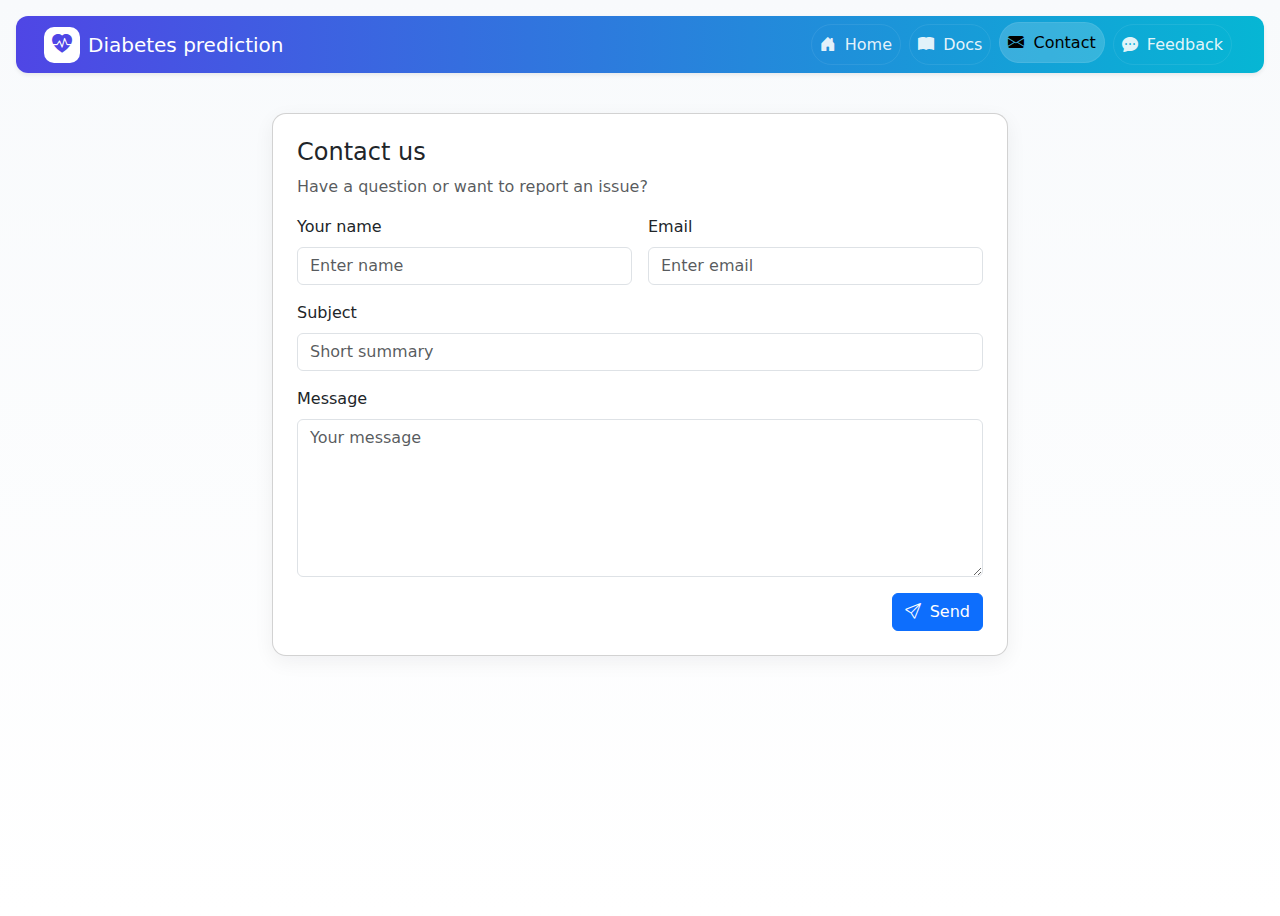
<file: templates/contact.html>
<!doctype html>
<html lang="en">
<head>
<meta charset="utf-8" />
<meta name="viewport" content="width=device-width, initial-scale=1" />
<title>Contact — DiabPredict</title>

<link href="https://cdn.jsdelivr.net/npm/bootstrap@5.3.2/dist/css/bootstrap.min.css" rel="stylesheet">
<link href="https://cdn.jsdelivr.net/npm/bootstrap-icons@1.11.3/font/bootstrap-icons.css" rel="stylesheet">

<style>
:root{
  --nav-grad-1:#4f46e5;
  --nav-grad-2:#06b6d4;
  --card-radius:14px;
}

body{
  background:linear-gradient(180deg,#f8fafc,#ffffff);min-height:100vh;margin:0;
  font-family:system-ui,-apple-system,Segoe UI,Roboto,"Helvetica Neue",Arial;
}

/* Card */
.card{border-radius:var(--card-radius);box-shadow:0 6px 20px rgba(15,23,42,0.06);background:#fff}

/* Navbar */
.navbar-custom{
  background:linear-gradient(90deg,var(--nav-grad-1),var(--nav-grad-2));
  border-radius:12px;padding:.35rem .75rem;
}
.navbar-custom .navbar-brand,.navbar-custom .nav-link{color:#fff; font-weight:500;}
.nav-pills .nav-link{
  border-radius:999px;padding:.45rem .9rem;margin:0 .25rem;
  color:rgba(255,255,255,0.9);border:1px solid rgba(255,255,255,0.08);
  transition:0.2s;
}
.nav-pills .nav-link.active,
.nav-pills .nav-link:hover{
  background:rgba(255,255,255,0.16);
  transform:translateY(-2px);
}

/* Toggler dots */
.toggler-dot{width:10px;height:10px;border-radius:50%;display:inline-block;margin-right:6px}
.toggler-dot.one{background:#fff;opacity:.95}
.toggler-dot.two{background:rgba(255,255,255,0.75)}
.toggler-dot.three{background:rgba(255,255,255,0.55)}
</style>
</head>

<body>

<nav class="navbar navbar-expand-lg navbar-custom shadow-sm my-3 mx-3">
  <div class="container-fluid px-3">

    <a class="navbar-brand d-flex align-items-center gap-2" href="/">
      <span style="width:36px;height:36px;border-radius:10px;background:#fff;display:flex;align-items:center;justify-content:center">
        <i class="bi bi-heart-pulse-fill" style="color:var(--nav-grad-1)"></i>
      </span>
      Diabetes prediction
    </a>

    <button class="navbar-toggler" type="button" data-bs-toggle="collapse" data-bs-target="#navmenu">
      <span class="toggler-dot one"></span>
      <span class="toggler-dot two"></span>
      <span class="toggler-dot three"></span>
    </button>

    <div class="collapse navbar-collapse" id="navmenu">
      <ul class="navbar-nav ms-auto align-items-center nav-pills">
        <li class="nav-item"><a class="nav-link" href="/"><i class="bi bi-house-door-fill me-1"></i> Home</a></li>
        <li class="nav-item"><a class="nav-link" href="/docs"><i class="bi bi-book-fill me-1"></i> Docs</a></li>
        <li class="nav-item"><a class="nav-link active" href="/contact"><i class="bi bi-envelope-fill me-1"></i> Contact</a></li>
        <li class="nav-item"><a class="nav-link" href="/feedback"><i class="bi bi-chat-dots-fill me-1"></i> Feedback</a></li>
      </ul>
    </div>

  </div>
</nav>

<main class="container py-4">
  <div class="row justify-content-center">
    <div class="col-lg-8">
      <div class="card p-4">

        <h4>Contact us</h4>
        <p class="text-muted">Have a question or want to report an issue?</p>

        <form class="row g-3">

          <div class="col-md-6">
            <label class="form-label">Your name</label>
            <input type="text" class="form-control" placeholder="Enter name" required>
          </div>

          <div class="col-md-6">
            <label class="form-label">Email</label>
            <input type="email" class="form-control" placeholder="Enter email" required>
          </div>

          <div class="col-12">
            <label class="form-label">Subject</label>
            <input type="text" class="form-control" placeholder="Short summary" required>
          </div>

          <div class="col-12">
            <label class="form-label">Message</label>
            <textarea class="form-control" rows="6" placeholder="Your message" required></textarea>
          </div>

          <div class="col-12 d-flex justify-content-end">
            <button class="btn btn-primary"><i class="bi bi-send me-1"></i> Send</button>
          </div>

        </form>

      </div>
    </div>
  </div>
</main>

<script src="https://cdn.jsdelivr.net/npm/bootstrap@5.3.2/dist/js/bootstrap.bundle.min.js"></script>
</body>
</html>
</file>
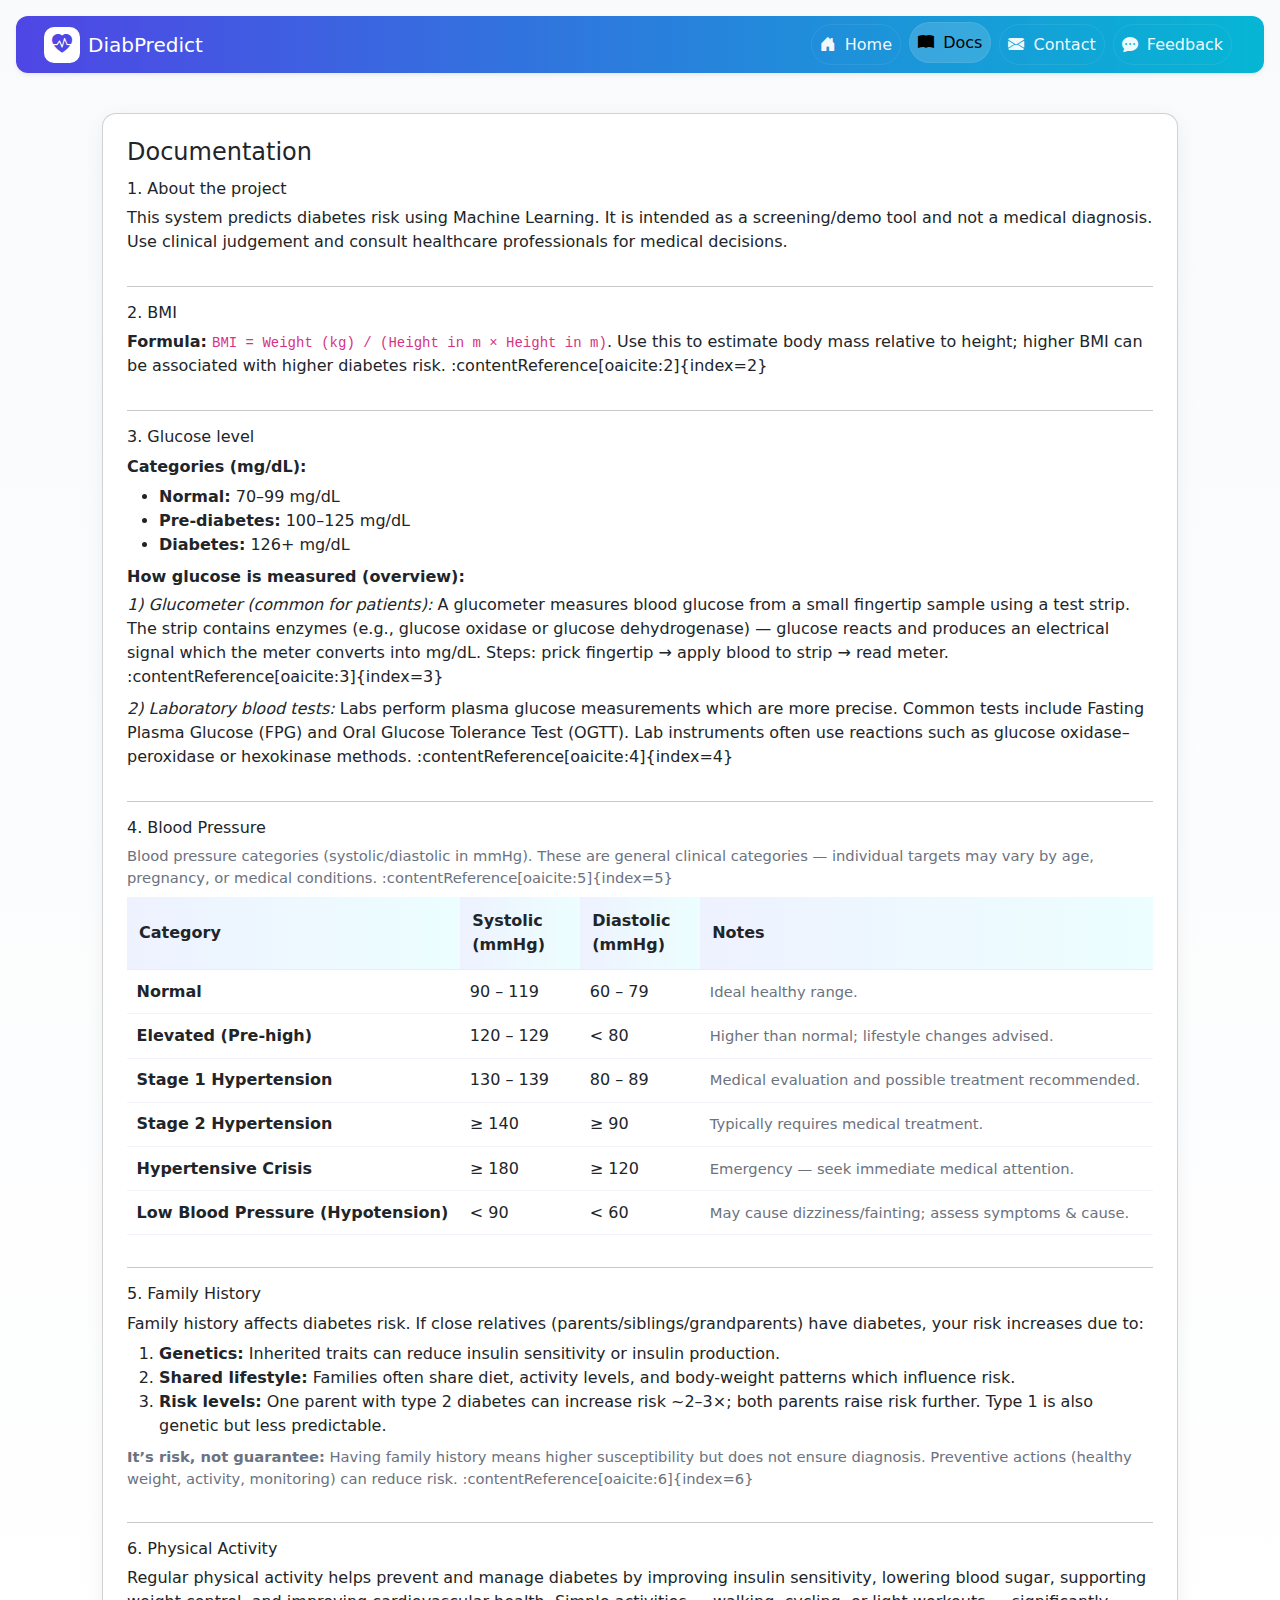
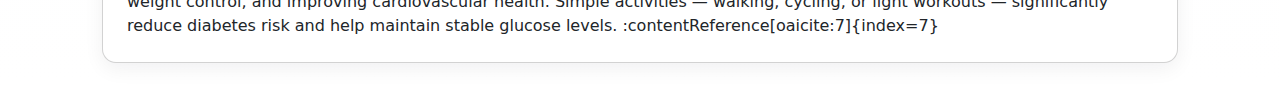
<file: templates/docs.html>
<!doctype html>
<html lang="en">
<head>
  <meta charset="utf-8" />
  <meta name="viewport" content="width=device-width, initial-scale=1" />
  <title>Documentation — DiabPredict</title>

  <link href="https://cdn.jsdelivr.net/npm/bootstrap@5.3.2/dist/css/bootstrap.min.css" rel="stylesheet">
  <link href="https://cdn.jsdelivr.net/npm/bootstrap-icons@1.11.3/font/bootstrap-icons.css" rel="stylesheet">

  <style>
    :root{
      --nav-grad-1:#4f46e5;
      --nav-grad-2:#06b6d4;
      --card-radius:14px;
      --muted:#6b7280;
    }

    /* page */
    body{
      background:linear-gradient(180deg,#f8fafc,#ffffff);
      min-height:100vh;
      margin:0;
      font-family:system-ui,-apple-system,Segoe UI,Roboto,"Helvetica Neue",Arial;
      color:#0f172a;
    }
    .container{max-width:1100px}

    /* navbar */
    .navbar-custom{
      background:linear-gradient(90deg,var(--nav-grad-1),var(--nav-grad-2));
      border-radius:12px;
      padding:.35rem .75rem;
    }
    .navbar-custom .navbar-brand,.navbar-custom .nav-link{color:#fff;font-weight:500;}
    .nav-pills .nav-link{
      border-radius:999px;padding:.45rem .9rem;margin:0 .25rem;
      color:rgba(255,255,255,0.95);border:1px solid rgba(255,255,255,0.08);
      transition:all .18s ease-in-out;
    }
    .nav-pills .nav-link.active,.nav-pills .nav-link:hover{
      background:rgba(255,255,255,0.14);transform:translateY(-2px);
    }
    .toggler-dot{width:10px;height:10px;border-radius:50%;display:inline-block;margin-right:6px}
    .toggler-dot.one{background:#fff;opacity:.95}
    .toggler-dot.two{background:rgba(255,255,255,0.75)}
    .toggler-dot.three{background:rgba(255,255,255,0.55)}

    /* card */
    .card{border-radius:var(--card-radius);box-shadow:0 6px 20px rgba(15,23,42,0.06);background:#fff}

    /* code / pre */
    pre{background:#0b1220;color:#e6eef9;padding:1rem;border-radius:10px;overflow:auto}

    /* blood pressure table style (Option A - styled HTML table) */
    .bp-table{width:100%;border-collapse:collapse;margin-top:.5rem}
    .bp-table thead th{background:linear-gradient(90deg,#eef2ff,#ecfeff);padding:.75rem;text-align:left;border-bottom:1px solid #e6eef9;font-weight:700}
    .bp-table tbody td{padding:.6rem;border-bottom:1px solid #f1f5f9;vertical-align:middle}
    .bp-cat{font-weight:700}
    .bp-note{color:var(--muted);font-size:.92rem}

    /* responsive */
    @media (max-width:768px){
      .nav-pills .nav-link{margin:.15rem .12rem;padding:.35rem .6rem}
      .container{padding:0 14px}
    }
  </style>
</head>

<body>

  <!-- NAVBAR -->
  <nav class="navbar navbar-expand-lg navbar-custom shadow-sm my-3 mx-3">
    <div class="container-fluid px-3">
      <a class="navbar-brand d-flex align-items-center gap-2" href="/">
        <span style="width:36px;height:36px;border-radius:10px;background:#fff;display:flex;align-items:center;justify-content:center">
          <i class="bi bi-heart-pulse-fill" style="color:var(--nav-grad-1)"></i>
        </span>
        DiabPredict
      </a>

      <button class="navbar-toggler" type="button" data-bs-toggle="collapse" data-bs-target="#navmenu" aria-controls="navmenu" aria-expanded="false">
        <span class="toggler-dot one"></span>
        <span class="toggler-dot two"></span>
        <span class="toggler-dot three"></span>
      </button>

      <div class="collapse navbar-collapse" id="navmenu">
        <ul class="navbar-nav ms-auto align-items-center nav-pills">
          <li class="nav-item"><a class="nav-link" href="/"><i class="bi bi-house-door-fill me-1"></i> Home</a></li>
          <li class="nav-item"><a class="nav-link active" href="/docs"><i class="bi bi-book-fill me-1"></i> Docs</a></li>
          <li class="nav-item"><a class="nav-link" href="/contact"><i class="bi bi-envelope-fill me-1"></i> Contact</a></li>
          <li class="nav-item"><a class="nav-link" href="/feedback"><i class="bi bi-chat-dots-fill me-1"></i> Feedback</a></li>
        </ul>
      </div>
    </div>
  </nav>

  <!-- MAIN -->
  <main class="container py-4">
    <div class="row">
      <div class="col-12">
        <div class="card p-4">

          <div class="d-flex justify-content-between align-items-start mb-2">
            <div>
              <h4 class="mb-1">Documentation</h4>
              <small class="text-muted"></small> <small class="text-muted"></small>
            </div>
            <div class="text-end">
              <small class="text-muted"></small>
            </div>
          </div>

          <!-- 1. About the project -->
          <section class="mb-3">
            <h6>1. About the project</h6>
            <p class="mb-0">This system predicts diabetes risk using Machine Learning. It is intended as a screening/demo tool and not a medical diagnosis. Use clinical judgement and consult healthcare professionals for medical decisions.</p>
          </section>

          <hr>

          <!-- 2. BMI -->
          <section class="mb-3">
            <h6>2. BMI</h6>
            <p class="mb-0"><strong>Formula:</strong> <code>BMI = Weight (kg) / (Height in m × Height in m)</code>. Use this to estimate body mass relative to height; higher BMI can be associated with higher diabetes risk. :contentReference[oaicite:2]{index=2}</p>
          </section>

          <hr>

          <!-- 3. Glucose level -->
          <section class="mb-3">
            <h6>3. Glucose level</h6>
            <p class="mb-0"><strong>Categories (mg/dL):</strong></p>
            <ul class="mb-2" style="margin-top:.4rem">
              <li><strong>Normal:</strong> 70–99 mg/dL</li>
              <li><strong>Pre-diabetes:</strong> 100–125 mg/dL</li>
              <li><strong>Diabetes:</strong> 126+ mg/dL</li>
            </ul>

            <p class="mb-1"><strong>How glucose is measured (overview):</strong></p>
            <p class="mb-0"><em>1) Glucometer (common for patients):</em> A glucometer measures blood glucose from a small fingertip sample using a test strip. The strip contains enzymes (e.g., glucose oxidase or glucose dehydrogenase) — glucose reacts and produces an electrical signal which the meter converts into mg/dL. Steps: prick fingertip → apply blood to strip → read meter. :contentReference[oaicite:3]{index=3}</p>

            <p class="mb-0 mt-2"><em>2) Laboratory blood tests:</em> Labs perform plasma glucose measurements which are more precise. Common tests include Fasting Plasma Glucose (FPG) and Oral Glucose Tolerance Test (OGTT). Lab instruments often use reactions such as glucose oxidase–peroxidase or hexokinase methods. :contentReference[oaicite:4]{index=4}</p>
          </section>

          <hr>

          <!-- 4. Blood Pressure table -->
          <section class="mb-3">
            <h6>4. Blood Pressure</h6>
            <p class="mb-2 bp-note">Blood pressure categories (systolic/diastolic in mmHg). These are general clinical categories — individual targets may vary by age, pregnancy, or medical conditions. :contentReference[oaicite:5]{index=5}</p>

            <!-- Styled HTML table (Option A) -->
            <table class="bp-table" aria-label="Blood pressure categories">
              <thead>
                <tr>
                  <th>Category</th>
                  <th style="width:120px">Systolic (mmHg)</th>
                  <th style="width:120px">Diastolic (mmHg)</th>
                  <th>Notes</th>
                </tr>
              </thead>
              <tbody>
                <tr>
                  <td class="bp-cat">Normal</td>
                  <td>90 – 119</td>
                  <td>60 – 79</td>
                  <td class="bp-note">Ideal healthy range.</td>
                </tr>
                <tr>
                  <td class="bp-cat">Elevated (Pre-high)</td>
                  <td>120 – 129</td>
                  <td>&lt; 80</td>
                  <td class="bp-note">Higher than normal; lifestyle changes advised.</td>
                </tr>
                <tr>
                  <td class="bp-cat">Stage 1 Hypertension</td>
                  <td>130 – 139</td>
                  <td>80 – 89</td>
                  <td class="bp-note">Medical evaluation and possible treatment recommended.</td>
                </tr>
                <tr>
                  <td class="bp-cat">Stage 2 Hypertension</td>
                  <td>&ge; 140</td>
                  <td>&ge; 90</td>
                  <td class="bp-note">Typically requires medical treatment.</td>
                </tr>
                <tr>
                  <td class="bp-cat">Hypertensive Crisis</td>
                  <td>&ge; 180</td>
                  <td>&ge; 120</td>
                  <td class="bp-note">Emergency — seek immediate medical attention.</td>
                </tr>
                <tr>
                  <td class="bp-cat">Low Blood Pressure (Hypotension)</td>
                  <td>&lt; 90</td>
                  <td>&lt; 60</td>
                  <td class="bp-note">May cause dizziness/fainting; assess symptoms & cause.</td>
                </tr>
              </tbody>
            </table>

          </section>

          <hr>

          <!-- 5. Family history -->
          <section class="mb-3">
            <h6>5. Family History</h6>
            <p class="mb-0">Family history affects diabetes risk. If close relatives (parents/siblings/grandparents) have diabetes, your risk increases due to:</p>
            <ol class="mb-2" style="margin-top:.4rem">
              <li><strong>Genetics:</strong> Inherited traits can reduce insulin sensitivity or insulin production.</li>
              <li><strong>Shared lifestyle:</strong> Families often share diet, activity levels, and body-weight patterns which influence risk.</li>
              <li><strong>Risk levels:</strong> One parent with type 2 diabetes can increase risk ~2–3×; both parents raise risk further. Type 1 is also genetic but less predictable.</li>
            </ol>
            <p class="mb-0 bp-note"><strong>It’s risk, not guarantee:</strong> Having family history means higher susceptibility but does not ensure diagnosis. Preventive actions (healthy weight, activity, monitoring) can reduce risk. :contentReference[oaicite:6]{index=6}</p>
          </section>

          <hr>

          <!-- 6. Physical activity -->
          <section class="mb-0">
            <h6>6. Physical Activity</h6>
            <p class="mb-0">Regular physical activity helps prevent and manage diabetes by improving insulin sensitivity, lowering blood sugar, supporting weight control, and improving cardiovascular health. Simple activities — walking, cycling, or light workouts — significantly reduce diabetes risk and help maintain stable glucose levels. :contentReference[oaicite:7]{index=7}</p>
          </section>

        </div>
      </div>
    </div>
  </main>

  <script src="https://cdn.jsdelivr.net/npm/bootstrap@5.3.2/dist/js/bootstrap.bundle.min.js"></script>
</body>
</html>
</file>
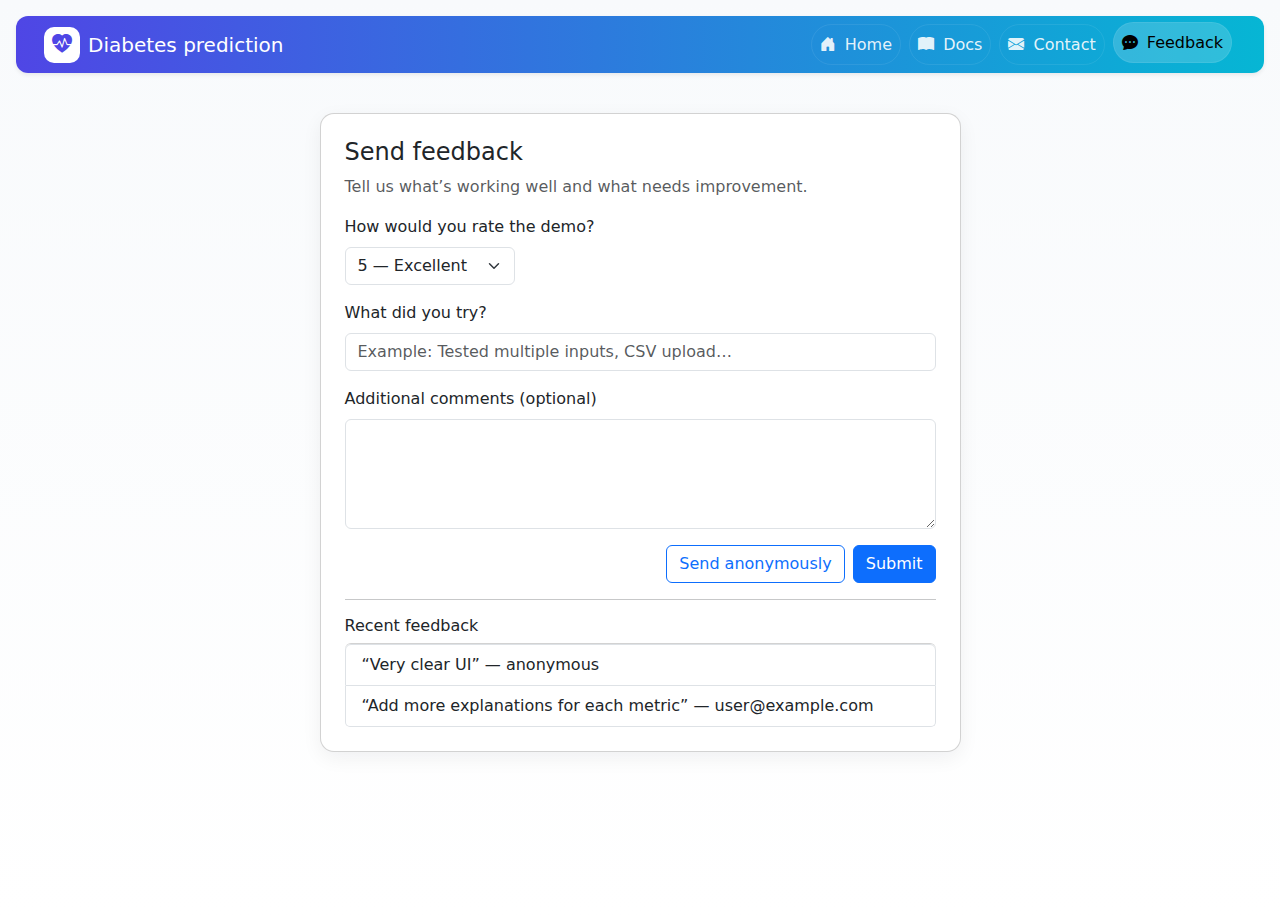
<file: templates/feedback.html>
<!doctype html>
<html lang="en">
<head>
<meta charset="utf-8" />
<meta name="viewport" content="width=device-width, initial-scale=1" />
<title>Feedback — DiabPredict</title>

<link href="https://cdn.jsdelivr.net/npm/bootstrap@5.3.2/dist/css/bootstrap.min.css" rel="stylesheet">
<link href="https://cdn.jsdelivr.net/npm/bootstrap-icons@1.11.3/font/bootstrap-icons.css" rel="stylesheet">

<style>
:root{
  --nav-grad-1:#4f46e5;
  --nav-grad-2:#06b6d4;
  --card-radius:14px;
}

body{
  background:linear-gradient(180deg,#f8fafc,#ffffff);
  min-height:100vh;
  margin:0;
  font-family:system-ui,-apple-system,Segoe UI,Roboto,"Helvetica Neue",Arial;
}

/* Card */
.card{
  border-radius:var(--card-radius);
  box-shadow:0 6px 20px rgba(15,23,42,0.06);
  background:#fff;
}

/* Navbar */
.navbar-custom{
  background:linear-gradient(90deg,var(--nav-grad-1),var(--nav-grad-2));
  border-radius:12px;
  padding:.35rem .75rem;
}
.navbar-custom .navbar-brand,
.navbar-custom .nav-link{
  color:#fff;
  font-weight:500;
}

.nav-pills .nav-link{
  border-radius:999px;
  padding:.45rem .9rem;
  margin:0 .25rem;
  color:rgba(255,255,255,0.9);
  border:1px solid rgba(255,255,255,0.08);
  transition:0.2s;
}
.nav-pills .nav-link.active,
.nav-pills .nav-link:hover{
  background:rgba(255,255,255,0.16);
  transform:translateY(-2px);
}

/* Toggler dots */
.toggler-dot{
  width:10px;height:10px;border-radius:50%;
  display:inline-block;margin-right:6px;
}
.toggler-dot.one{background:#fff;opacity:.95}
.toggler-dot.two{background:rgba(255,255,255,0.75)}
.toggler-dot.three{background:rgba(255,255,255,0.55)}
</style>
</head>

<body>

<nav class="navbar navbar-expand-lg navbar-custom shadow-sm my-3 mx-3">
  <div class="container-fluid px-3">

    <a class="navbar-brand d-flex align-items-center gap-2" href="/">
      <span style="width:36px;height:36px;border-radius:10px;background:#fff;display:flex;align-items:center;justify-content:center">
        <i class="bi bi-heart-pulse-fill" style="color:var(--nav-grad-1)"></i>
      </span>
      Diabetes prediction
    </a>

    <button class="navbar-toggler" type="button" data-bs-toggle="collapse" data-bs-target="#navmenu">
      <span class="toggler-dot one"></span>
      <span class="toggler-dot two"></span>
      <span class="toggler-dot three"></span>
    </button>

    <div class="collapse navbar-collapse" id="navmenu">
      <ul class="navbar-nav ms-auto align-items-center nav-pills">
        <li class="nav-item"><a class="nav-link" href="/"><i class="bi bi-house-door-fill me-1"></i> Home</a></li>
        <li class="nav-item"><a class="nav-link" href="/docs"><i class="bi bi-book-fill me-1"></i> Docs</a></li>
        <li class="nav-item"><a class="nav-link" href="/contact"><i class="bi bi-envelope-fill me-1"></i> Contact</a></li>
        <li class="nav-item"><a class="nav-link active" href="/feedback"><i class="bi bi-chat-dots-fill me-1"></i> Feedback</a></li>
      </ul>
    </div>

  </div>
</nav>

<main class="container py-4">

  <div class="row justify-content-center">
    <div class="col-lg-7">
      <div class="card p-4">

        <h4>Send feedback</h4>
        <p class="text-muted">Tell us what’s working well and what needs improvement.</p>

        <form id="feedbackForm" class="row g-3">

          <div class="col-12">
            <label class="form-label">How would you rate the demo?</label>
            <select id="rating" class="form-select" style="max-width:170px">
              <option value="5">5 — Excellent</option>
              <option value="4">4 — Good</option>
              <option value="3">3 — Okay</option>
              <option value="2">2 — Poor</option>
              <option value="1">1 — Bad</option>
            </select>
          </div>

          <div class="col-12">
            <label class="form-label">What did you try?</label>
            <input id="tried" class="form-control" placeholder="Example: Tested multiple inputs, CSV upload…">
          </div>

          <div class="col-12">
            <label class="form-label">Additional comments (optional)</label>
            <textarea id="notes" class="form-control" rows="4"></textarea>
          </div>

          <div class="col-12 d-flex justify-content-end">
            <button id="anonToggle" class="btn btn-outline-primary" type="button">Send anonymously</button>
            <button type="submit" class="btn btn-primary ms-2">Submit</button>
          </div>

        </form>

        <hr>

        <h6 class="mb-2">Recent feedback</h6>
        <div class="list-group">
          <div class="list-group-item">“Very clear UI” — anonymous</div>
          <div class="list-group-item">“Add more explanations for each metric” — user@example.com</div>
        </div>

      </div>
    </div>
  </div>

</main>

<script src="https://cdn.jsdelivr.net/npm/bootstrap@5.3.2/dist/js/bootstrap.bundle.min.js"></script>

<script>
let anonymous = false;

document.getElementById("anonToggle").addEventListener("click", () => {
  anonymous = !anonymous;
  document.getElementById("anonToggle").textContent = anonymous
    ? "Sending anonymously"
    : "Send anonymously";
});

document.getElementById("feedbackForm").addEventListener("submit", (e) => {
  e.preventDefault();

  const payload = {
    rating: document.getElementById("rating").value,
    tried: document.getElementById("tried").value,
    notes: document.getElementById("notes").value,
    anonymous
  };

  fetch("/feedback", {
    method: "POST",
    headers: {"Content-Type": "application/json"},
    body: JSON.stringify(payload)
  })
  .then(r => {
    alert(r.ok ? "Thanks for the feedback!" : "Server not available");
    if (r.ok) document.getElementById("feedbackForm").reset();
  })
  .catch(() => alert("Network error"));
});
</script>

</body>
</html>
</file>
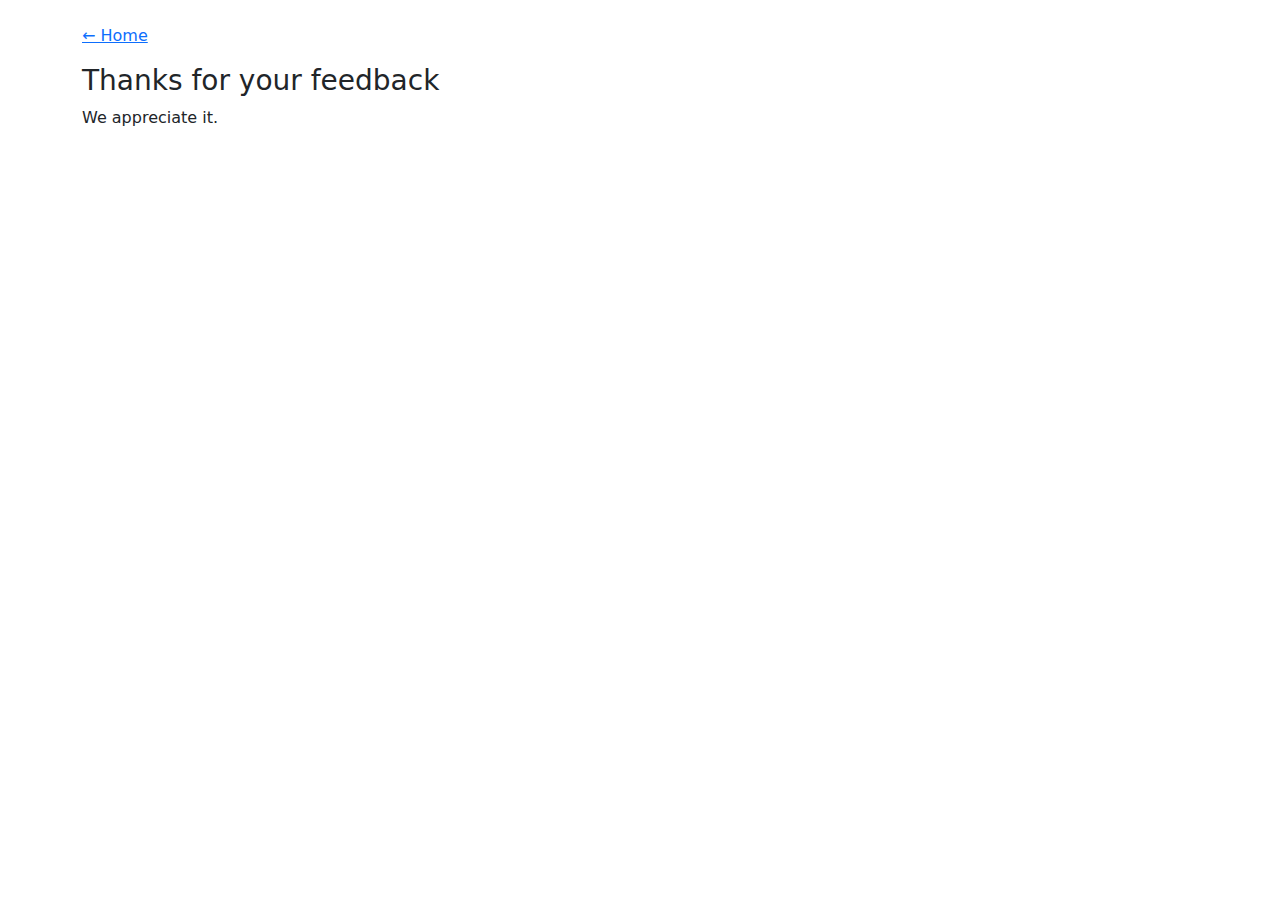
<file: templates/feedback_thanks.html>
<!doctype html><html><head><meta charset='utf-8'><title>Thanks</title>
<link href="https://cdn.jsdelivr.net/npm/bootstrap@5.3.2/dist/css/bootstrap.min.css" rel="stylesheet">
</head><body class='p-4'><div class='container'><a href='/' class='d-inline-block mb-3'>&larr; Home</a><h3>Thanks for your feedback</h3><p>We appreciate it.</p></div></body></html>
</file>
